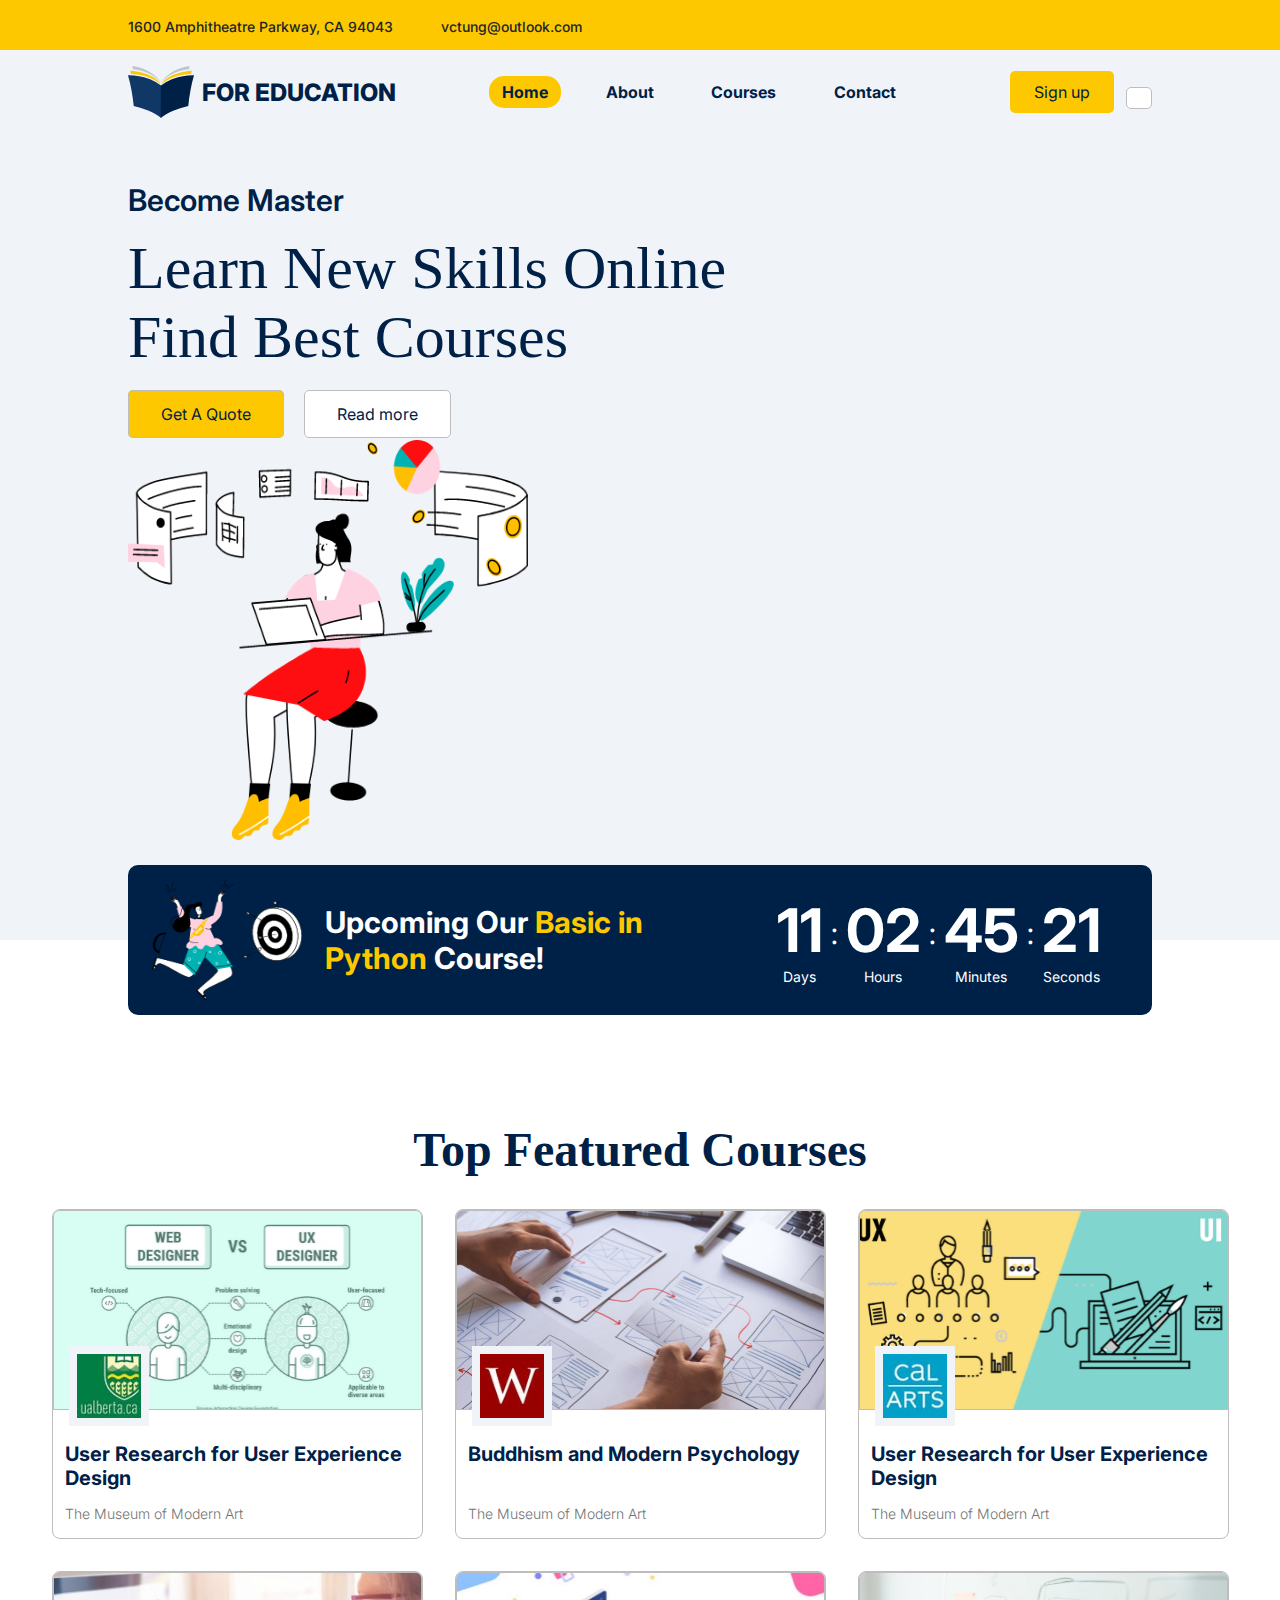
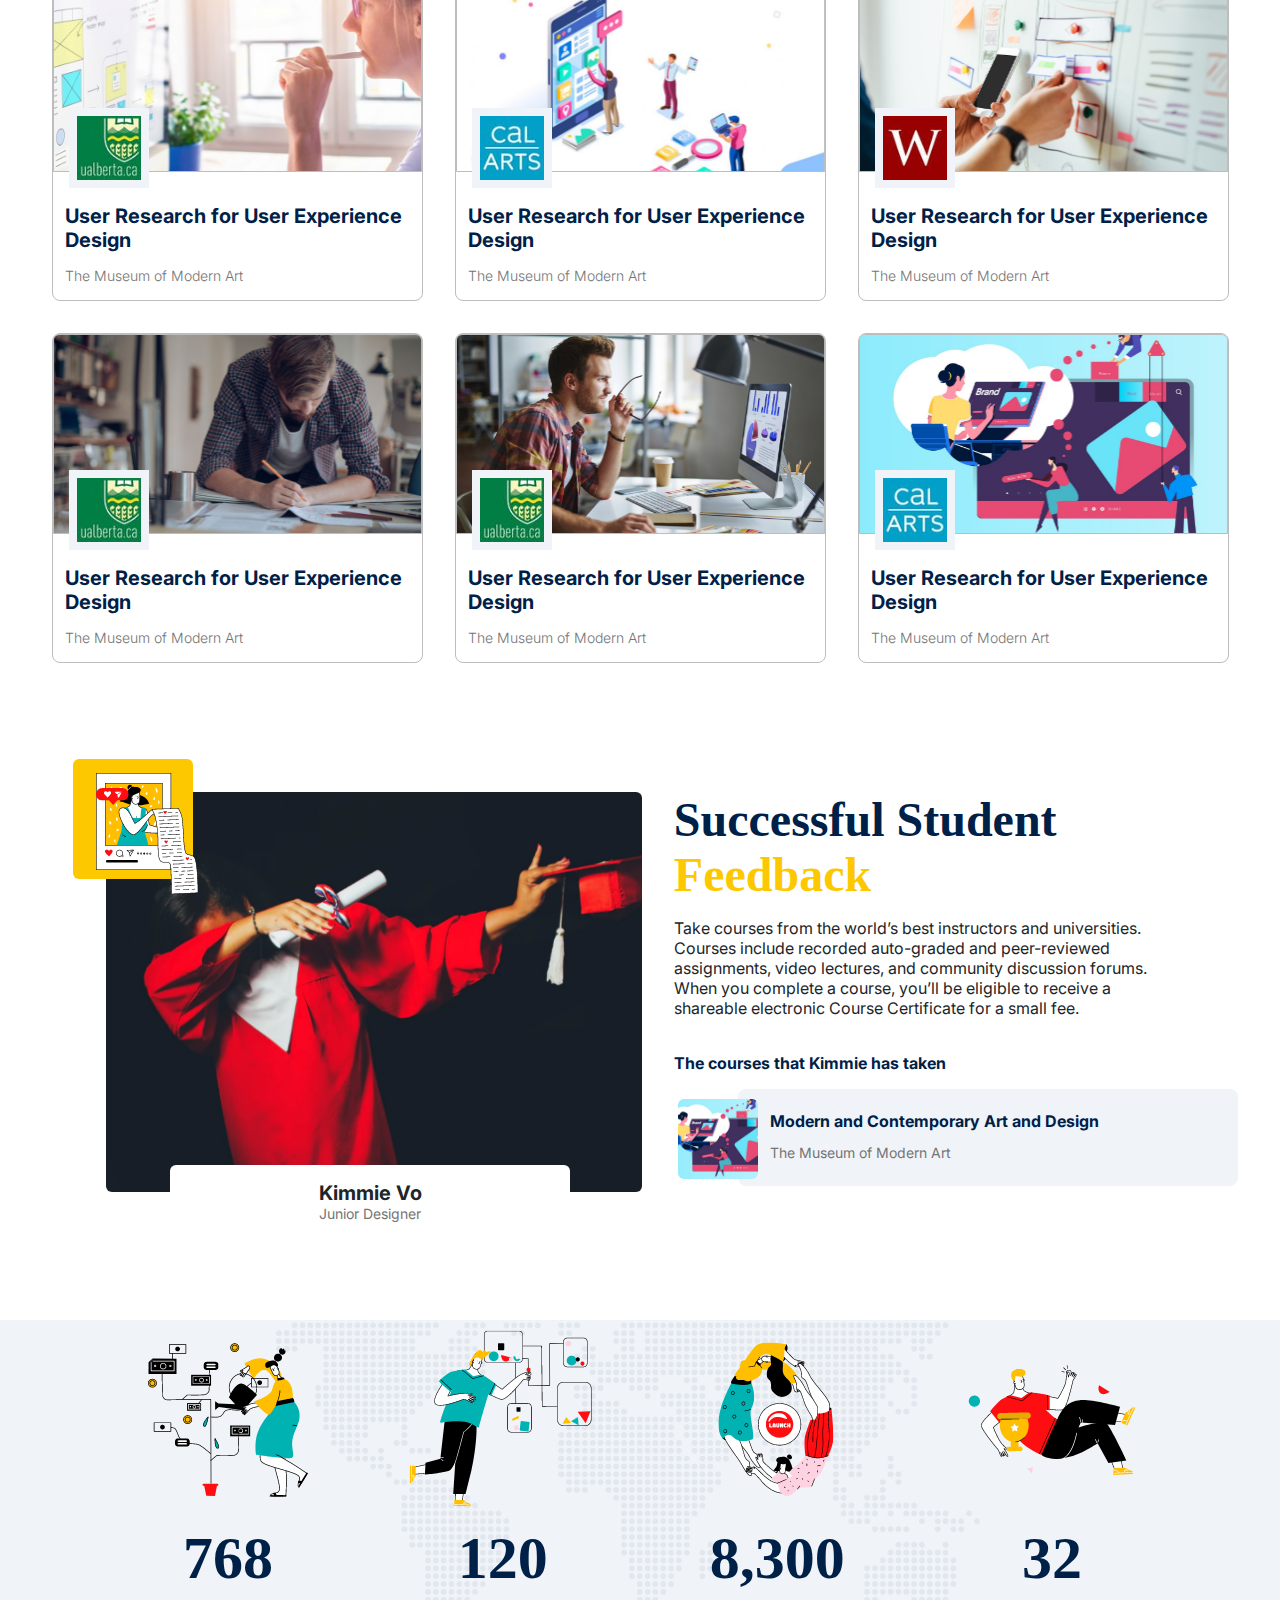
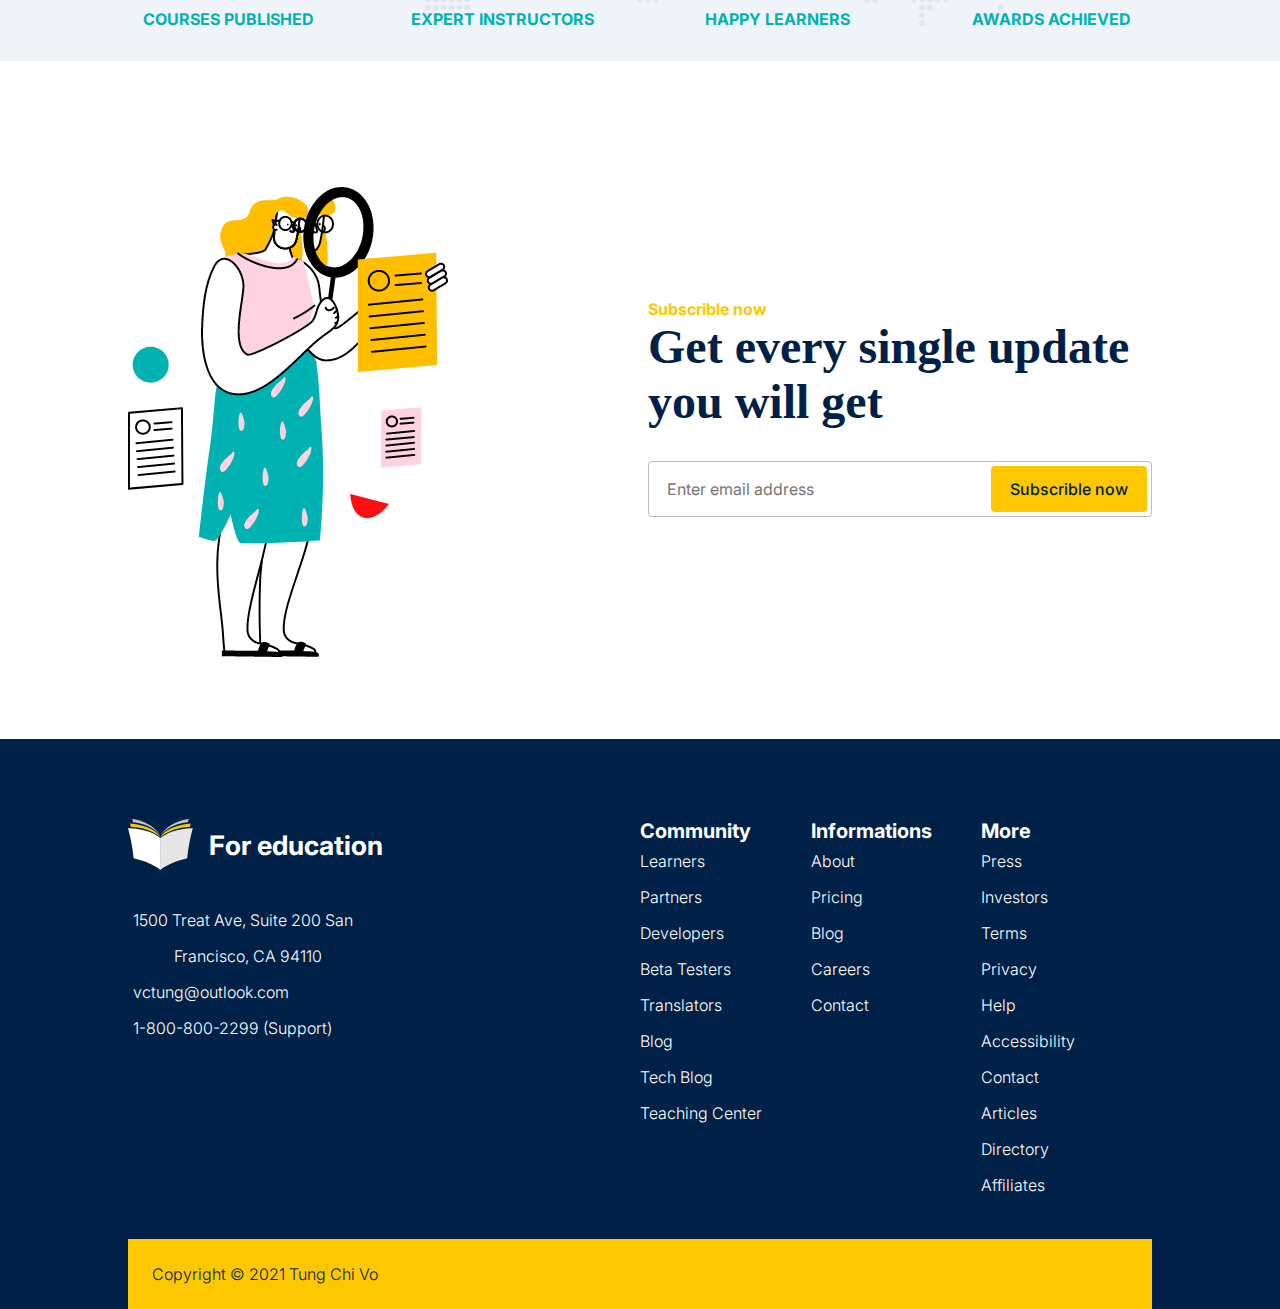
<file: index.html>
<!DOCTYPE html>
<html lang="en">

<head>
    <meta charset="UTF-8">
    <meta name="viewport" content="width=device-width, initial-scale=1.0">
    <title>EDUCATION</title>
    <link rel="icon" href="./img/logo.png">
    <!-- font google -->
    <link rel="preconnect" href="https://fonts.googleapis.com">
    <link rel="preconnect" href="https://fonts.gstatic.com" crossorigin>
    <link href="https://fonts.googleapis.com/css2?family=Inter:wght@100;200;300;400;500;600;700;800&display=swap"
        rel="stylesheet">
    <!-- fontawesome icons lib css -->
    <link rel="stylesheet" href="https://site-assets.fontawesome.com/releases/v6.4.2/css/all.css">
    <link rel="stylesheet" href="https://site-assets.fontawesome.com/releases/v6.4.2/css/sharp-solid.css">
    <link rel="stylesheet" href="https://site-assets.fontawesome.com/releases/v6.4.2/css/sharp-regular.css">
    <link rel="stylesheet" href="https://site-assets.fontawesome.com/releases/v6.4.2/css/sharp-light.css">


    <link rel="stylesheet" href="./css/main.css">
</head>

<body>
    <!-- start header -->
    <header>
        <!-- start head -->
        <div class="head">
            <div class="container">
                <div class="contect">
                    <a href=""><i class="fa-solid fa-location-dot"></i>
                        1600 Amphitheatre Parkway, CA 94043</a>
                    <a href=""><i class="fa-solid fa-envelope"></i>
                        vctung@outlook.com</a>
                </div>
                <div class="social">
                    <a href=""><i class="fa-brands fa-facebook-f"></i></a>
                    <a href=""><i class="fa-brands fa-pinterest"></i></a>
                    <a href=""><i class="fa-brands fa-twitter"></i></a>
                    <a href=""><i class="fa-brands fa-instagram"></i></a>
                </div>
            </div>
        </div>
        <!-- end head -->
        <!-- start header -->
        <div class="brand">
            <div class="container">
                <div class="logo">
                    <img src="./img/logo.png" alt="logo">
                    <h3>For education</h3>
                </div>
                <i class="fa-solid fa-bars"></i>
                <nav>
                    <a href="./index.html" class="active">Home</a>
                    <a href="./detail.html">About</a>
                    <a href="./courses.html">Courses</a>
                    <a href="#contact">Contact</a>
                </nav>
                <div>
                    <form action="">
                        <button class="click-sign">Sign up</button>
                        <button class="click-serch"><i class="fa-sharp fa-regular fa-magnifying-glass"></i></button>
                    </form>
                </div>
            </div>
        </div>
        <!-- end header -->
    </header>
    <main>
        <div class="container">
            <div class="about-Courses">
                <h3>Become Master</h3>
                <p>Learn New Skills Online Find Best Courses</p>
                <div class="about-link">
                    <a href="#" class="quote-link">Get A Quote</a>
                    <a href="#">Read more</a>
                </div>
            </div>
            <div class="about-pic">
                <img src="./img/Analytic.png" alt="">
            </div>
        </div>
    </main>
    <div class="ads-box">
        <img src="./img/Success.png" class="ads-pic1" alt="ads-pic">
        <h2>Upcoming Our <span>Basic in Python</span> Course!</h2>

        <div class="timing">
            <div>
                <h4>11</h4>
                <span>Days</span>
            </div>
            <h6>:</h6>
            <div>
                <h4>02</h4>
                <span>Hours</span>
            </div>
            <h6>:</h6>
            <div>
                <h4>45</h4>
                <span>Minutes</span>
            </div>
            <h6>:</h6>
            <div>
                <h4>21</h4>
                <span>Seconds</span>
            </div>
        </div>

    </div>
    <section class="cards">
        <div class="container">
            <h2>Top Featured Courses</h2>
            <div class="cards-coirses">
                <div class="card card1">
                    <img src="./img/card1.png" class="pic1" alt="card">
                    <img src="./img/course1.png" class="min-pic1" alt="course">
                    <h4>User Research for User Experience Design</h4>
                    <h6>The Museum of Modern Art</h6>
                </div>
                <div class="card card2">
                    <img src="./img/card2.png" class="pic1" alt="card">
                    <img src="./img/course2.png" class="min-pic1" alt="course">
                    <h4>Buddhism and Modern Psychology</h4>
                    <h6>The Museum of Modern Art</h6>
                </div>
                <div class="card card1">
                    <img src="./img/card3.png" class="pic1" alt="card">
                    <img src="./img/course3.png" class="min-pic1" alt="course">
                    <h4>User Research for User Experience Design</h4>
                    <h6>The Museum of Modern Art</h6>
                </div>
                <div class="card card1">
                    <img src="./img/card4.png" class="pic1" alt="card">
                    <img src="./img/course1.png" class="min-pic1" alt="course">
                    <h4>User Research for User Experience Design</h4>
                    <h6>The Museum of Modern Art</h6>
                </div>
                <div class="card card1">
                    <img src="./img/card5.png" class="pic1" alt="card">
                    <img src="./img/course3.png" class="min-pic1" alt="course">
                    <h4>User Research for User Experience Design</h4>
                    <h6>The Museum of Modern Art</h6>
                </div>
                <div class="card card1">
                    <img src="./img/card6.png" class="pic1" alt="card">
                    <img src="./img/course2.png" class="min-pic1" alt="course">
                    <h4>User Research for User Experience Design</h4>
                    <h6>The Museum of Modern Art</h6>
                </div>
                <div class="card card1">
                    <img src="./img/card7.png" class="pic1" alt="card">
                    <img src="./img/course1.png" class="min-pic1" alt="course">
                    <h4>User Research for User Experience Design</h4>
                    <h6>The Museum of Modern Art</h6>
                </div>
                <div class="card card1">
                    <img src="./img/card8.png" class="pic1" alt="card">
                    <img src="./img/course1.png" class="min-pic1" alt="course">
                    <h4>User Research for User Experience Design</h4>
                    <h6>The Museum of Modern Art</h6>
                </div>
                <div class="card card1">
                    <img src="./img/card9.png" class="pic1" alt="card">
                    <img src="./img/course3.png" class="min-pic1" alt="course">
                    <h4>User Research for User Experience Design</h4>
                    <h6>The Museum of Modern Art</h6>
                </div>

            </div>

        </div>
    </section>
    <section class="Feedback">
        <div class="container">
            <div class="pic-Feedback">
                <img src="./img/img-feedback.png" class="img1" alt="Feedback-pic">
                <div class="bg-top">
                    <img src="./img/top-pic.png" alt="pic">
                </div>
                <div class="bg-bot">
                    <h4>Kimmie Vo</h4>
                    <h5>Junior Designer</h5>
                </div>


            </div>
            <div class="text-Feedback">
                <h2>Successful Student <span>Feedback</span></h2>
                <p>Take courses from the world’s best instructors and universities. Courses include recorded auto-graded
                    and peer-reviewed assignments, video lectures, and community discussion forums. When you complete a
                    course, you’ll be eligible to receive a shareable electronic Course Certificate for a small fee.</p>
                <h5>The courses that Kimmie has taken</h5>
                <div class="Modern-Art">
                    <img src="./img/modren-art.png" class="img-modren" alt="art">
                    <h5>Modern and Contemporary Art and Design</h5>
                    <h6>The Museum of Modern Art</h6>
                </div>
            </div>
        </div>
    </section>
    <section class="Statistic-number">
        <div class="container">
            <div class="stat-num">
                <img src="./img/stat-num1.png" alt="pic1">
                <h2>768</h2>
                <h5>COURSES PUBLISHED</h5>
            </div>
            <div class="stat-num">
                <img src="./img/stat-num2.png" alt="pic2">
                <h2>120</h2>
                <h5>EXPERT INSTRUCTORS</h5>
            </div>
            <div class="stat-num">
                <img src="./img/stat-num3.png" alt="pic3">
                <h2>8,300</h2>
                <h5>HAPPY LEARNERS</h5>
            </div>
            <div class="stat-num">
                <img src="./img/stat-num4.png" alt="pic4">
                <h2>32</h2>
                <h5>AWARDS ACHIEVED</h5>
            </div>
        </div>
    </section>
    <section class="subscribe">
        <div class="container">
            <div class="img-subscribe">
                <img src="./img/Сharacter.png" alt="pic-char">
            </div>
            <div class="text-subscribe">
                <h6>Subscrible now</h6>
                <h2>Get every single update you will get</h2>
                <form action="">
                    <div class="box-input">
                        <div class="">
                            <i class="fa-solid fa-envelope"></i>
                            <input type="email" name="mail" placeholder="Enter email address">
                        </div>
                        <div>
                            <form action="">

                                <button type="submit">Subscrible now</button></div>
                            </form>
                    </div>
                </form>
            </div>
        </div>
    </section>
    
    <footer>
        <div class="container">
            <div class="contact" id="contact">
                <div class="logo-footer">
                    <img src="./img/Group 8.png" alt="logo-footer">
                    <h3>For education</h3>
                </div>
                <ul>
                    <li class="loca"><i class="fa-solid fa-location-dot"></i>
                        <a href="#" class="loca"> 1500 Treat Ave, Suite 200
                            San Francisco, CA 94110</a>
                    </li>
                    <li><i class="fa-solid fa-envelope"></i>
                        <a href="#">vctung@outlook.com</a>
                    </li>
                    <li><i class="fa-solid fa-phone"></i>
                        <a href="#">1-800-800-2299 (Support)</a>
                    </li>
                </ul>
            </div>
            <div class="community">
                <h4>Community</h4>
                <ul>
                    <li>
                        <a href="#">Learners</a>
                    </li>
                    <li>
                        <a href="#">Partners</a>
                    </li>
                    <li>
                        <a href="#">Developers</a>
                    </li>
                    <li>
                        <a href="#">Beta Testers</a>
                    </li>
                    <li>
                        <a href="#">Translators</a>
                    </li>
                    <li>
                        <a href="#">Blog</a>
                    </li>
                    <li>
                        <a href="#">Tech Blog</a>
                    </li>
                    <li>
                        <a href="#">Teaching Center</a>
                    </li>
                </ul>
            </div>
            <div class="Informations">
                <h4>Informations</h4>
                <ul>
                    <li><a href="#">About</a></li>
                    <li><a href="#">Pricing</a></li>
                    <li><a href="#">Blog</a></li>
                    <li><a href="#">Careers</a></li>
                    <li><a href="#">Contact</a></li>
                </ul>
            </div>
            <div class="More">
                <h4>More</h4>
                <ul>
                    <li><a href="#">Press</a></li>
                    <li><a href="#">Investors</a></li>
                    <li><a href="#">Terms</a></li>
                    <li><a href="#">Privacy</a></li>
                    <li><a href="#">Help</a></li>
                    <li><a href="#">Accessibility</a></li>
                    <li><a href="#">Contact</a></li>
                    <li><a href="#">Articles</a></li>
                    <li><a href="#">Directory</a></li>
                    <li><a href="#">Affiliates</a></li>
                </ul>
            </div>
        </div>
            
    <div class="box-Copyright">
        <h6>Copyright &copy; 2021 Tung Chi Vo</h6>
    <div class="social">
        <a href=""><i class="fa-brands fa-facebook-f"></i></a>
        <a href=""><i class="fa-brands fa-pinterest"></i></a>
        <a href=""><i class="fa-brands fa-twitter"></i></a>
        <a href=""><i class="fa-brands fa-instagram"></i></a>
    </div>
</div>
    </footer>
</body>

</html>
</file>
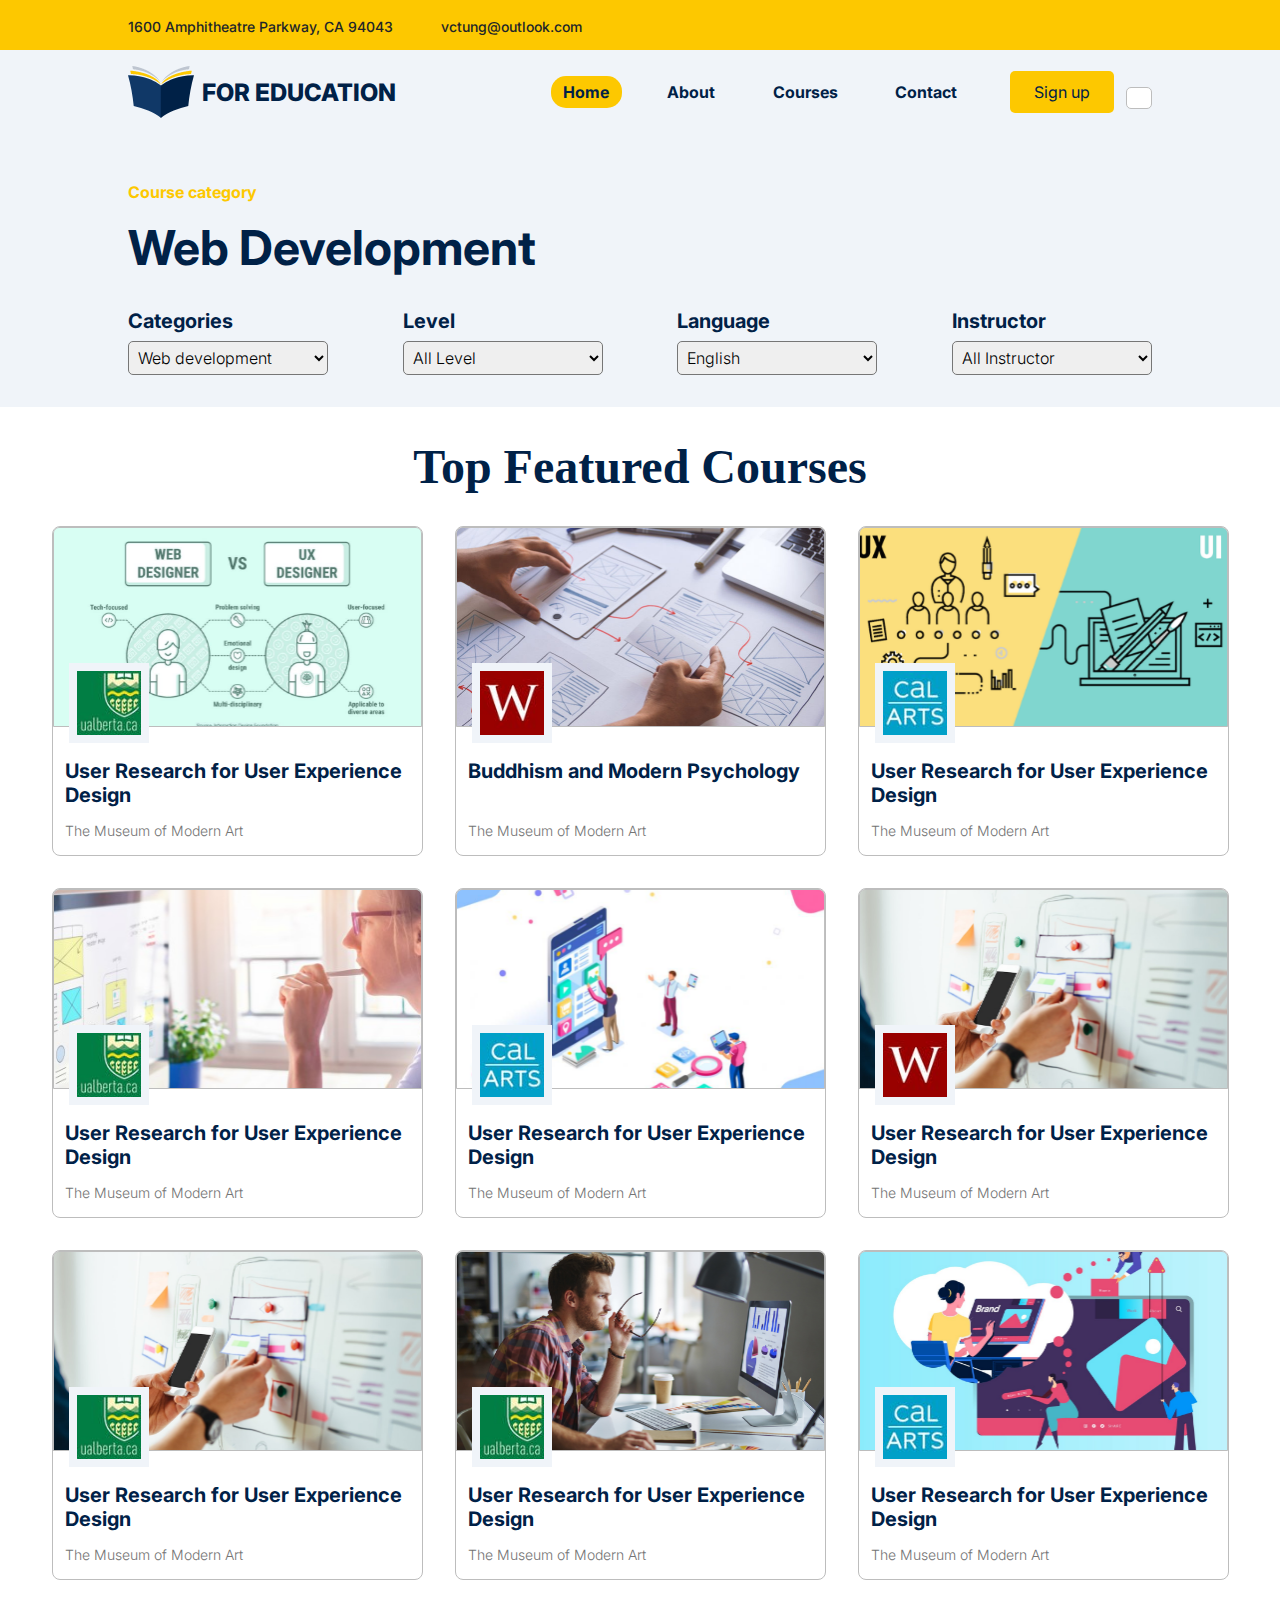
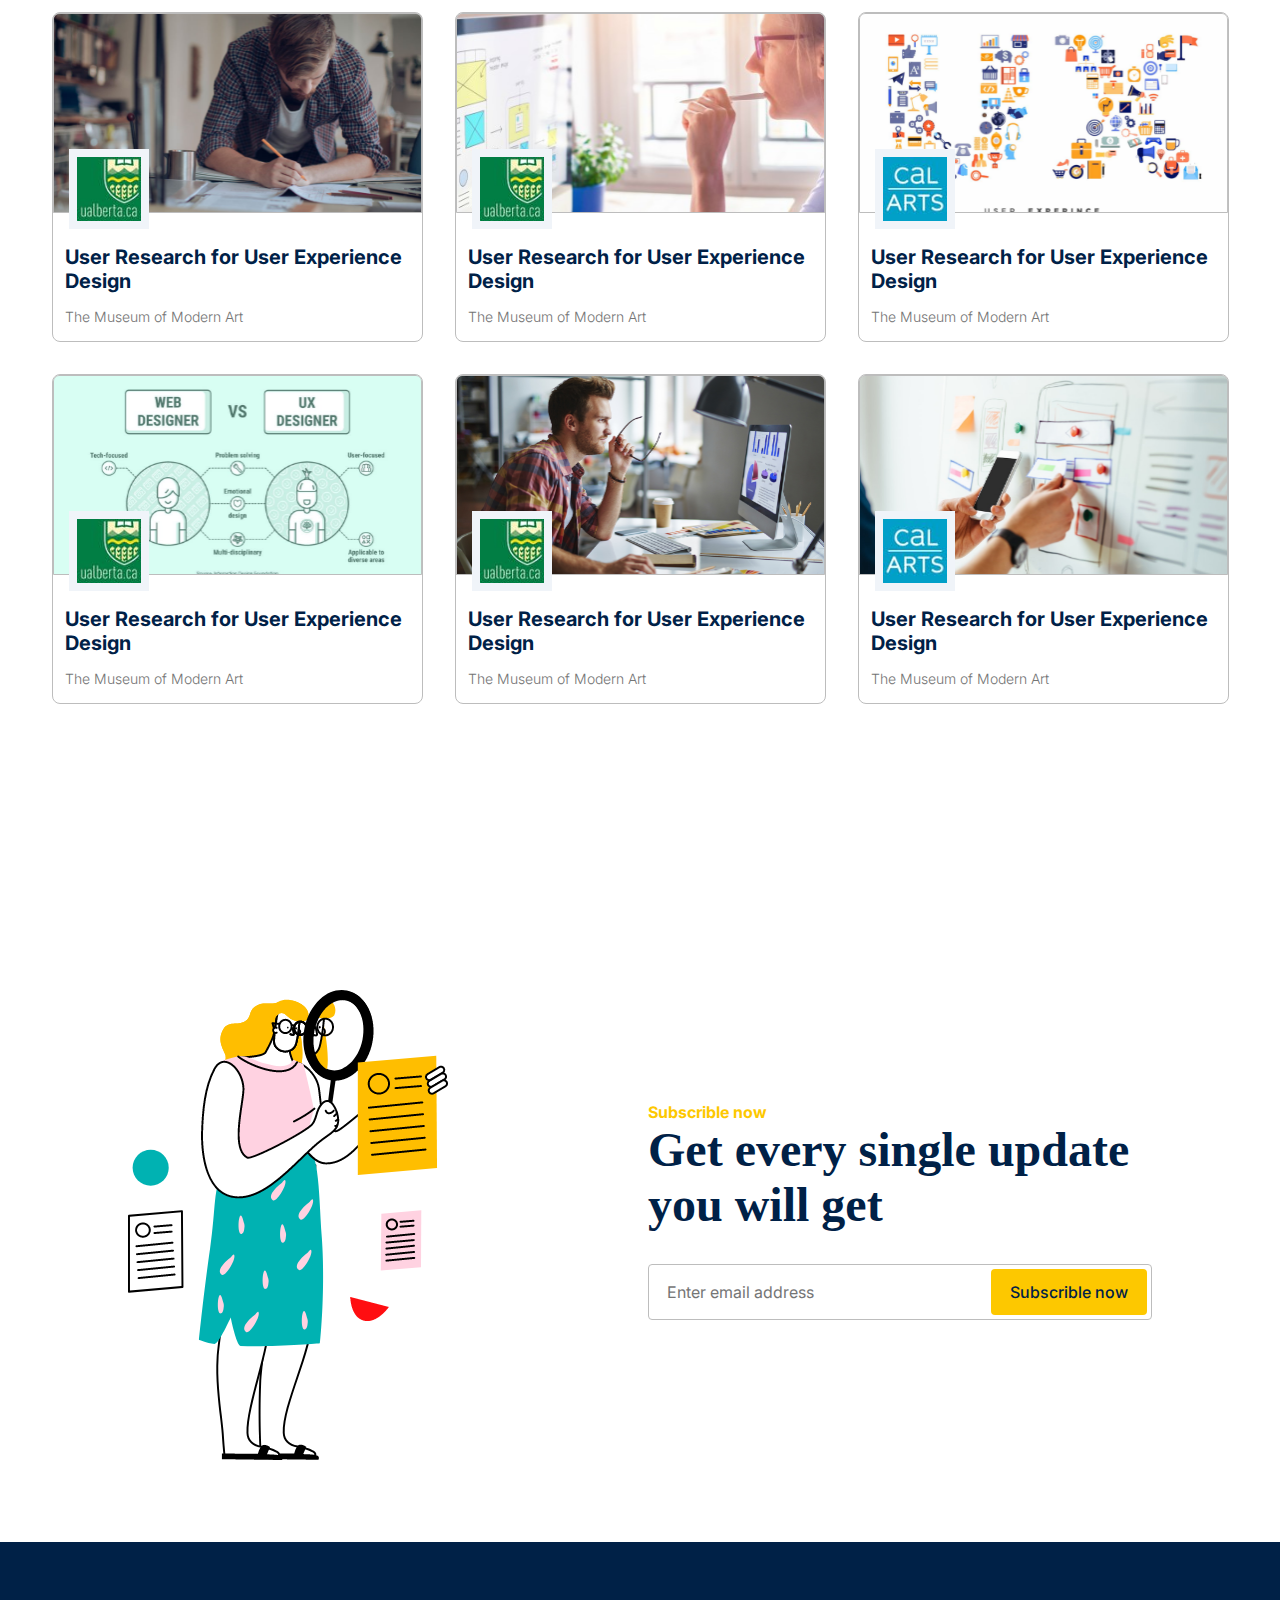
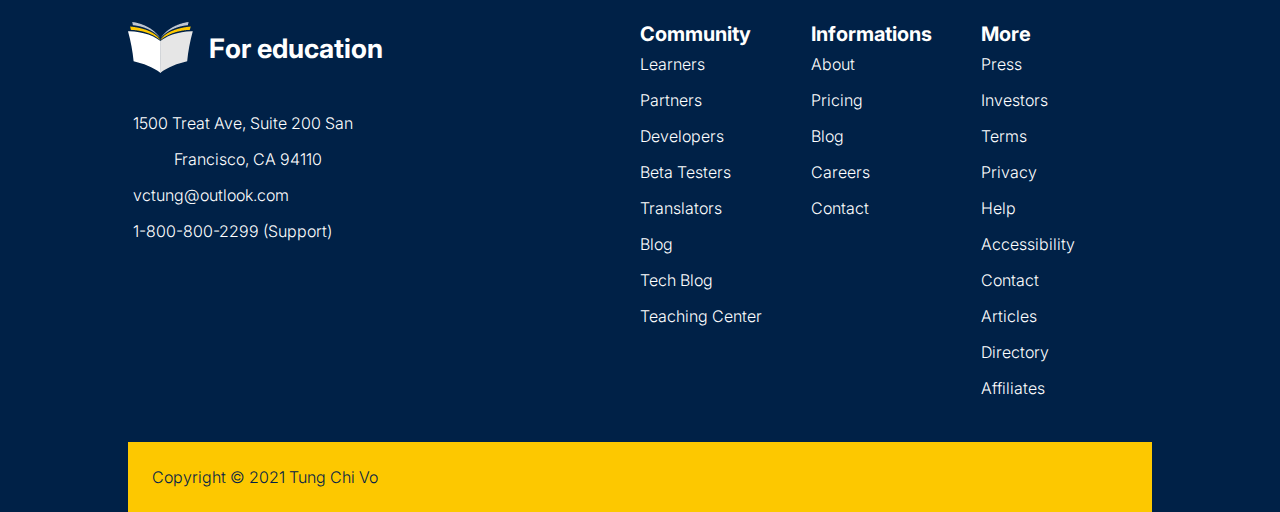
<file: courses.html>
<!DOCTYPE html>
<html lang="en">

<head>
    <meta charset="UTF-8">
    <meta name="viewport" content="width=device-width, initial-scale=1.0">
    <title>Courses</title>
    <!-- font google -->
    <link rel="preconnect" href="https://fonts.googleapis.com">
    <link rel="preconnect" href="https://fonts.gstatic.com" crossorigin>
    <link href="https://fonts.googleapis.com/css2?family=Inter:wght@100;200;300;400;500;600;700;800&display=swap"
        rel="stylesheet">
    <!-- fontawesome icons lib css -->
    <link rel="stylesheet" href="https://site-assets.fontawesome.com/releases/v6.4.2/css/all.css">
    <link rel="stylesheet" href="https://site-assets.fontawesome.com/releases/v6.4.2/css/sharp-solid.css">
    <link rel="stylesheet" href="https://site-assets.fontawesome.com/releases/v6.4.2/css/sharp-regular.css">
    <link rel="stylesheet" href="https://site-assets.fontawesome.com/releases/v6.4.2/css/sharp-light.css">

    <link rel="stylesheet" href="./css/main.css">
</head>

<body>
    <header>
        <!-- start head -->
        <div class="head">
            <div class="container">
                <div class="contect">
                    <a href=""><i class="fa-solid fa-location-dot"></i>
                        1600 Amphitheatre Parkway, CA 94043</a>
                    <a href=""><i class="fa-solid fa-envelope"></i>
                        vctung@outlook.com</a>
                </div>
                <div class="social">
                    <a href=""><i class="fa-brands fa-facebook-f"></i></a>
                    <a href=""><i class="fa-brands fa-pinterest"></i></a>
                    <a href=""><i class="fa-brands fa-twitter"></i></a>
                    <a href=""><i class="fa-brands fa-instagram"></i></a>
                </div>
            </div>
        </div>
        <!-- end head -->
        <!-- start header -->
        <div class="brand">
            <div class="container">
                <div class="logo">
                    <img src="./img/logo.png" alt="logo">
                    <h3>For education</h3>
                </div>
                <i class="fa-solid fa-bars"></i>
                <nav>
                    <a href="./index.html" class="active">Home</a>
                    <a href="./detail.html">About</a>
                    <a href="./courses.html">Courses</a>
                    <a href="#contact">Contact</a>
                    <div>
                        <button class="click-sign">Sign up</button>
                        <button class="click-serch"><i class="fa-sharp fa-regular fa-magnifying-glass"></i></button>
                    </div>
                </nav>
            </div>
        </div>
    </header>
    <!-- end header -->
    <section class="courses">
        <div class="container">
            <div class="">
                <h6>Course category</h6>
                <h1>Web Development</h1>
            </div>
            <form action="">
               <div class="slec-coures">
                <label for="">Categories</label>
                <select name="" id="">
                    <option selected disabled value="1">Web development</option>
                    <option value="2">01</option>
                    <option value="3">02</option>
                </select>
               </div>

               <div class="slec-coures">
                <label for="">Level</label>
                <select name="" id="">
                    <option selected disabled value="1">All Level</option>
                    <option value="2">01</option>
                    <option value="3">02</option>
                </select>
               </div>

                <div class="slec-coures">
                    <label for="">Language</label>
                <select name="" id="">
                    <option selected disabled value="1">English</option>
                    <option value="2">01</option>
                    <option value="3">02</option>
                </select>
                </div>

               <div class="slec-coures">
                <label for="">Instructor</label>
                <select name="" id="">
                    <option selected disabled value="1">All Instructor</option>
                    <option value="2">01</option>
                    <option value="3">02</option>
                </select>
               </div>
            </form>
        </div>
    </section>
    <!-- start cards -->
    <section class="cards">
        <div class="container">
            <h2>Top Featured Courses</h2>
            <div class="cards-coirses">
                <div class="card card1">
                    <img src="./img/card1.png" class="pic1" alt="card">
                    <img src="./img/course1.png" class="min-pic1" alt="course">
                    <h4>User Research for User Experience Design</h4>
                    <h6>The Museum of Modern Art</h6>
                </div>
                <div class="card card2">
                    <img src="./img/card2.png" class="pic1" alt="card">
                    <img src="./img/course2.png" class="min-pic1" alt="course">
                    <h4>Buddhism and Modern Psychology</h4>
                    <h6>The Museum of Modern Art</h6>
                </div>
                <div class="card card3">
                    <img src="./img/card3.png" class="pic1" alt="card">
                    <img src="./img/course3.png" class="min-pic1" alt="course">
                    <h4>User Research for User Experience Design</h4>
                    <h6>The Museum of Modern Art</h6>
                </div>
                <div class="card card4">
                    <img src="./img/card4.png" class="pic1" alt="card">
                    <img src="./img/course1.png" class="min-pic1" alt="course">
                    <h4>User Research for User Experience Design</h4>
                    <h6>The Museum of Modern Art</h6>
                </div>
                <div class="card card5">
                    <img src="./img/card5.png" class="pic1" alt="card">
                    <img src="./img/course3.png" class="min-pic1" alt="course">
                    <h4>User Research for User Experience Design</h4>
                    <h6>The Museum of Modern Art</h6>
                </div>
                <div class="card card6">
                    <img src="./img/card6.png" class="pic1" alt="card">
                    <img src="./img/course2.png" class="min-pic1" alt="course">
                    <h4>User Research for User Experience Design</h4>
                    <h6>The Museum of Modern Art</h6>
                </div>
                <div class="card card7">
                    <img src="./img/card6.png" class="pic1" alt="card">
                    <img src="./img/course1.png" class="min-pic1" alt="course">
                    <h4>User Research for User Experience Design</h4>
                    <h6>The Museum of Modern Art</h6>
                </div>
                <div class="card card8">
                    <img src="./img/card8.png" class="pic1" alt="card">
                    <img src="./img/course1.png" class="min-pic1" alt="course">
                    <h4>User Research for User Experience Design</h4>
                    <h6>The Museum of Modern Art</h6>
                </div>
                <div class="card card9">
                    <img src="./img/card9.png" class="pic1" alt="card">
                    <img src="./img/course3.png" class="min-pic1" alt="course">
                    <h4>User Research for User Experience Design</h4>
                    <h6>The Museum of Modern Art</h6>
                </div>
                <div class="card card10">
                    <img src="./img/card7.png" class="pic1" alt="card">
                    <img src="./img/course1.png" class="min-pic1" alt="course">
                    <h4>User Research for User Experience Design</h4>
                    <h6>The Museum of Modern Art</h6>
                </div>
                <div class="card card11">
                    <img src="./img/card4.png" class="pic1" alt="card">
                    <img src="./img/course1.png" class="min-pic1" alt="course">
                    <h4>User Research for User Experience Design</h4>
                    <h6>The Museum of Modern Art</h6>
                </div>
                <div class="card card12">
                    <img src="./img/card10.png" class="pic1" alt="card">
                    <img src="./img/course3.png" class="min-pic1" alt="course">
                    <h4>User Research for User Experience Design</h4>
                    <h6>The Museum of Modern Art</h6>
                </div>
                <div class="card card13">
                    <img src="./img/card1.png" class="pic1" alt="card">
                    <img src="./img/course1.png" class="min-pic1" alt="course">
                    <h4>User Research for User Experience Design</h4>
                    <h6>The Museum of Modern Art</h6>
                </div>
                <div class="card card14">
                    <img src="./img/card8.png" class="pic1" alt="card">
                    <img src="./img/course1.png" class="min-pic1" alt="course">
                    <h4>User Research for User Experience Design</h4>
                    <h6>The Museum of Modern Art</h6>
                </div>
                <div class="card card15">
                    <img src="./img/card6.png" class="pic1" alt="card">
                    <img src="./img/course3.png" class="min-pic1" alt="course">
                    <h4>User Research for User Experience Design</h4>
                    <h6>The Museum of Modern Art</h6>
                </div>
            </div>

        </div>
    </section>
    <!-- end cards -->
    <!-- start sub -->
    <section class="subscribe">
        <div class="container">
            <div class="img-subscribe">
                <img src="./img/Сharacter.png" alt="pic-char">
            </div>
            <div class="text-subscribe">
                <h6>Subscrible now</h6>
                <h2>Get every single update you will get</h2>
                <form action="">
                    <div class="box-input">
                        <div class="">
                            <i class="fa-solid fa-envelope"></i>
                            <input type="email" name="mail" placeholder="Enter email address">
                        </div>
                        <div>
                            <form action="">

                                <button type="submit">Subscrible now</button></div>
                            </form>
                    </div>
                </form>
            </div>
        </div>
    </section>
    <!-- end sub -->
    <!-- start footer -->
    <footer>
        <div class="container">
            <div class="contact" id="contact">
                <div class="logo-footer">
                    <img src="./img/Group 8.png" alt="logo-footer">
                    <h3>For education</h3>
                </div>
                <ul>
                    <li class="loca"><i class="fa-solid fa-location-dot"></i>
                        <a href="#" class="loca"> 1500 Treat Ave, Suite 200
                            San Francisco, CA 94110</a>
                    </li>
                    <li><i class="fa-solid fa-envelope"></i>
                        <a href="#">vctung@outlook.com</a>
                    </li>
                    <li><i class="fa-solid fa-phone"></i>
                        <a href="#">1-800-800-2299 (Support)</a>
                    </li>
                </ul>
            </div>
            <div class="community">
                <h4>Community</h4>
                <ul>
                    <li>
                        <a href="#">Learners</a>
                    </li>
                    <li>
                        <a href="#">Partners</a>
                    </li>
                    <li>
                        <a href="#">Developers</a>
                    </li>
                    <li>
                        <a href="#">Beta Testers</a>
                    </li>
                    <li>
                        <a href="#">Translators</a>
                    </li>
                    <li>
                        <a href="#">Blog</a>
                    </li>
                    <li>
                        <a href="#">Tech Blog</a>
                    </li>
                    <li>
                        <a href="#">Teaching Center</a>
                    </li>
                </ul>
            </div>
            <div class="Informations">
                <h4>Informations</h4>
                <ul>
                    <li><a href="#">About</a></li>
                    <li><a href="#">Pricing</a></li>
                    <li><a href="#">Blog</a></li>
                    <li><a href="#">Careers</a></li>
                    <li><a href="#">Contact</a></li>
                </ul>
            </div>
            <div class="More">
                <h4>More</h4>
                <ul>
                    <li><a href="#">Press</a></li>
                    <li><a href="#">Investors</a></li>
                    <li><a href="#">Terms</a></li>
                    <li><a href="#">Privacy</a></li>
                    <li><a href="#">Help</a></li>
                    <li><a href="#">Accessibility</a></li>
                    <li><a href="#">Contact</a></li>
                    <li><a href="#">Articles</a></li>
                    <li><a href="#">Directory</a></li>
                    <li><a href="#">Affiliates</a></li>
                </ul>
            </div>
        </div>
        <div class="box-Copyright">
            <h6>Copyright © 2021 Tung Chi Vo</h6>
            <div class="social">
                <a href=""><i class="fa-brands fa-facebook-f"></i></a>
                <a href=""><i class="fa-brands fa-pinterest"></i></a>
                <a href=""><i class="fa-brands fa-twitter"></i></a>
                <a href=""><i class="fa-brands fa-instagram"></i></a>
            </div>
    </footer>
    <!-- end footer -->
</body>

</html>
</file>
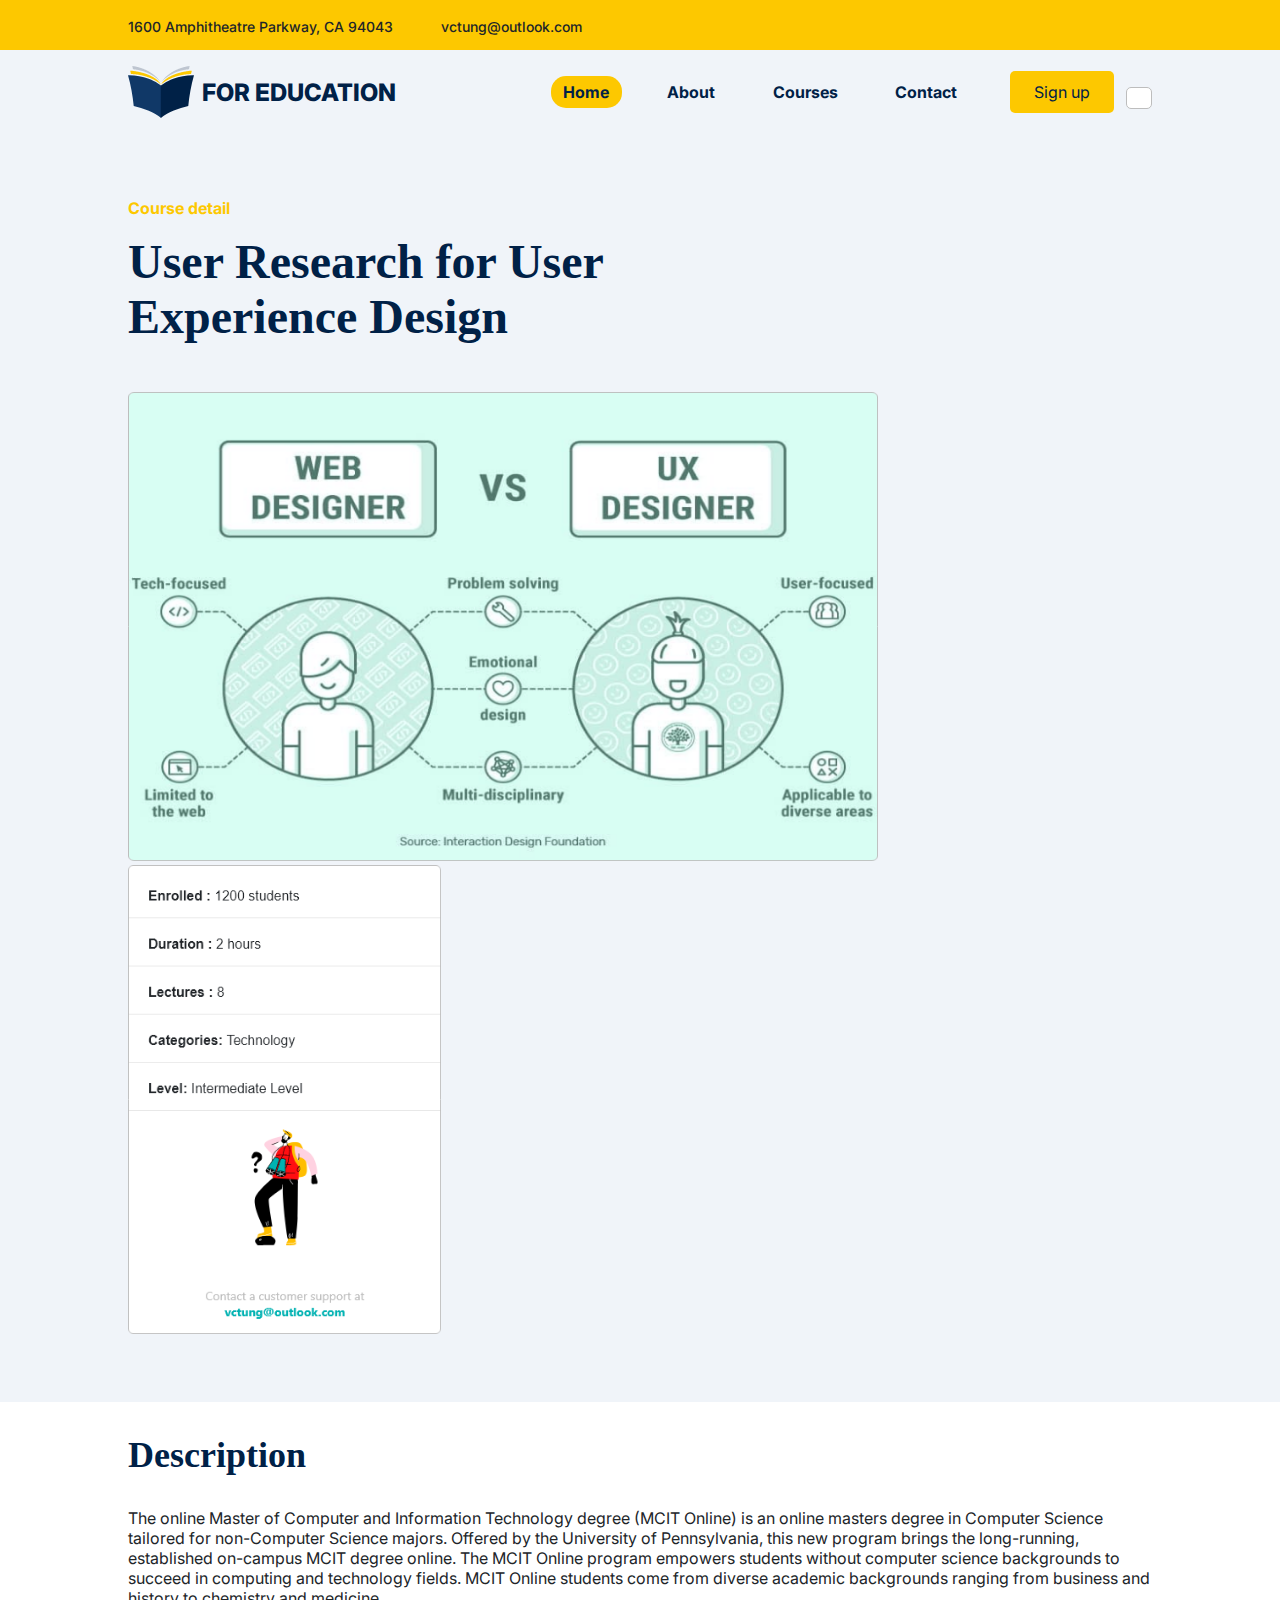
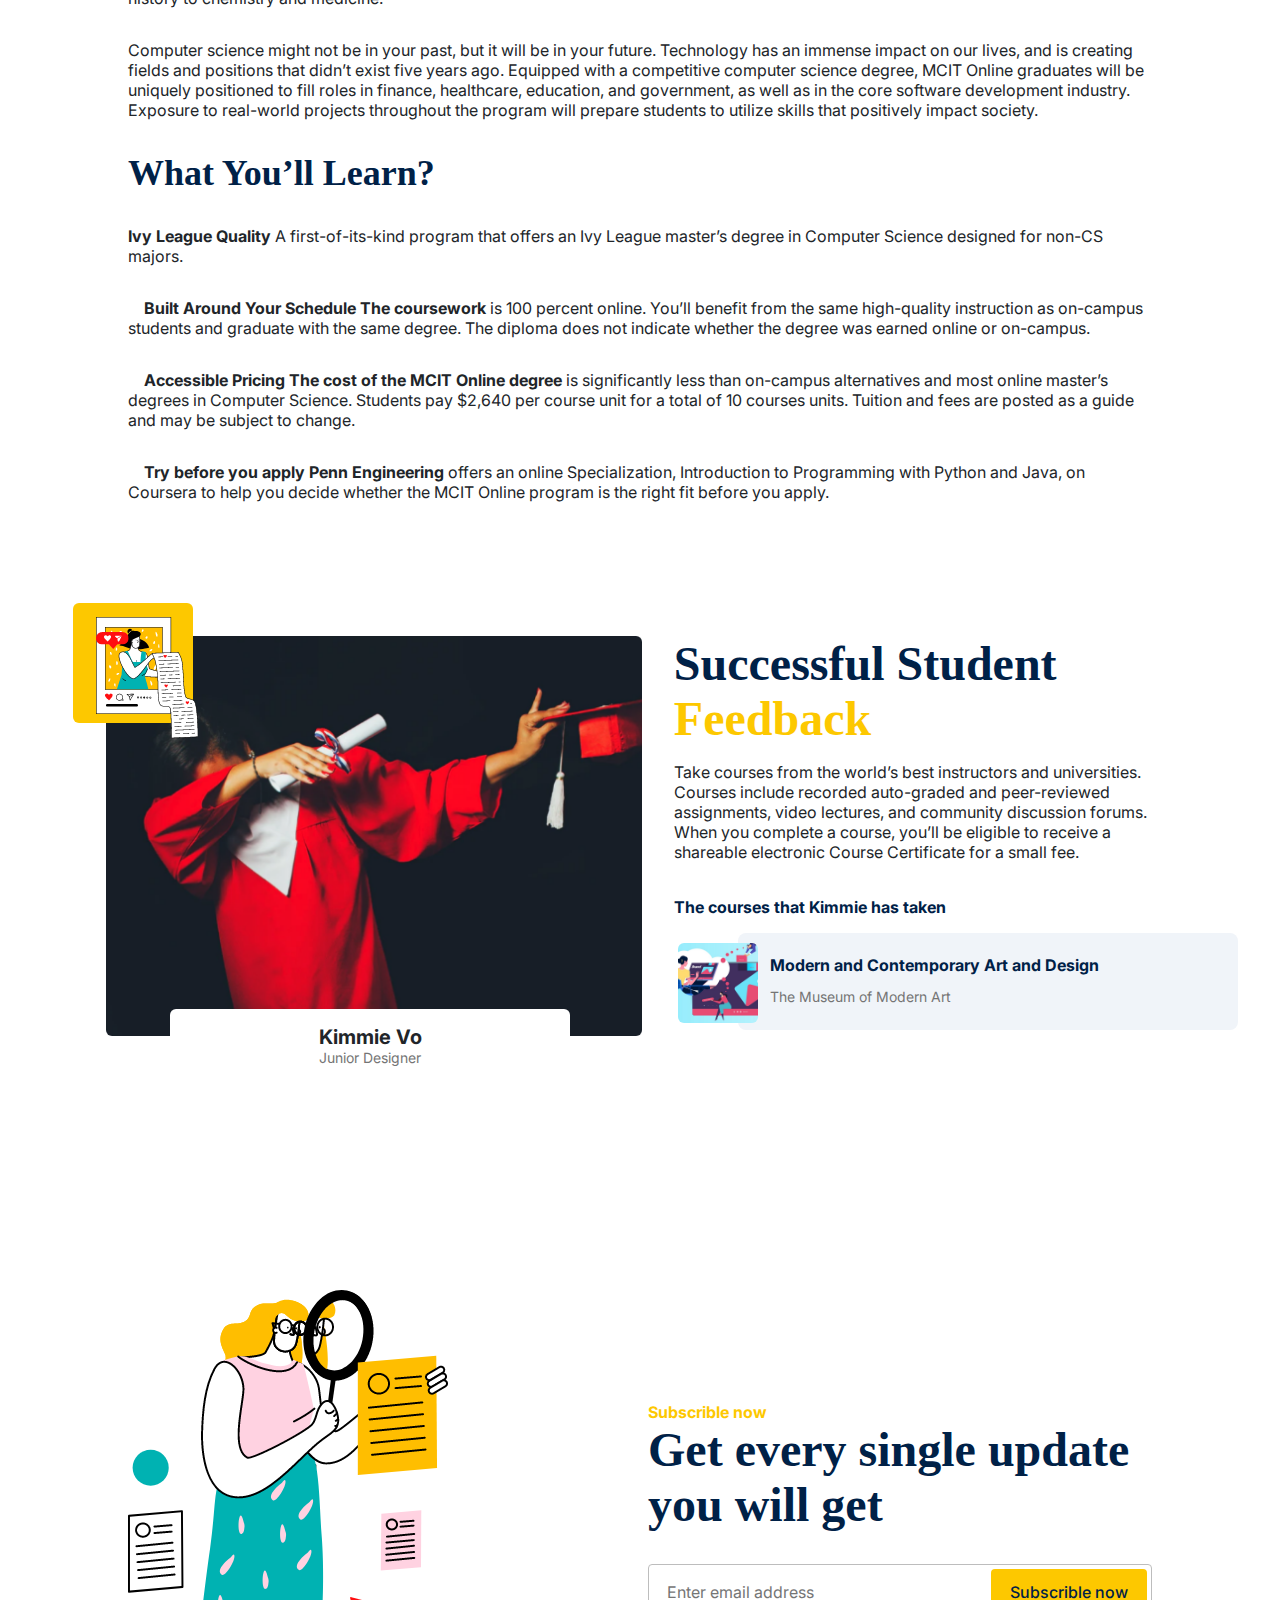
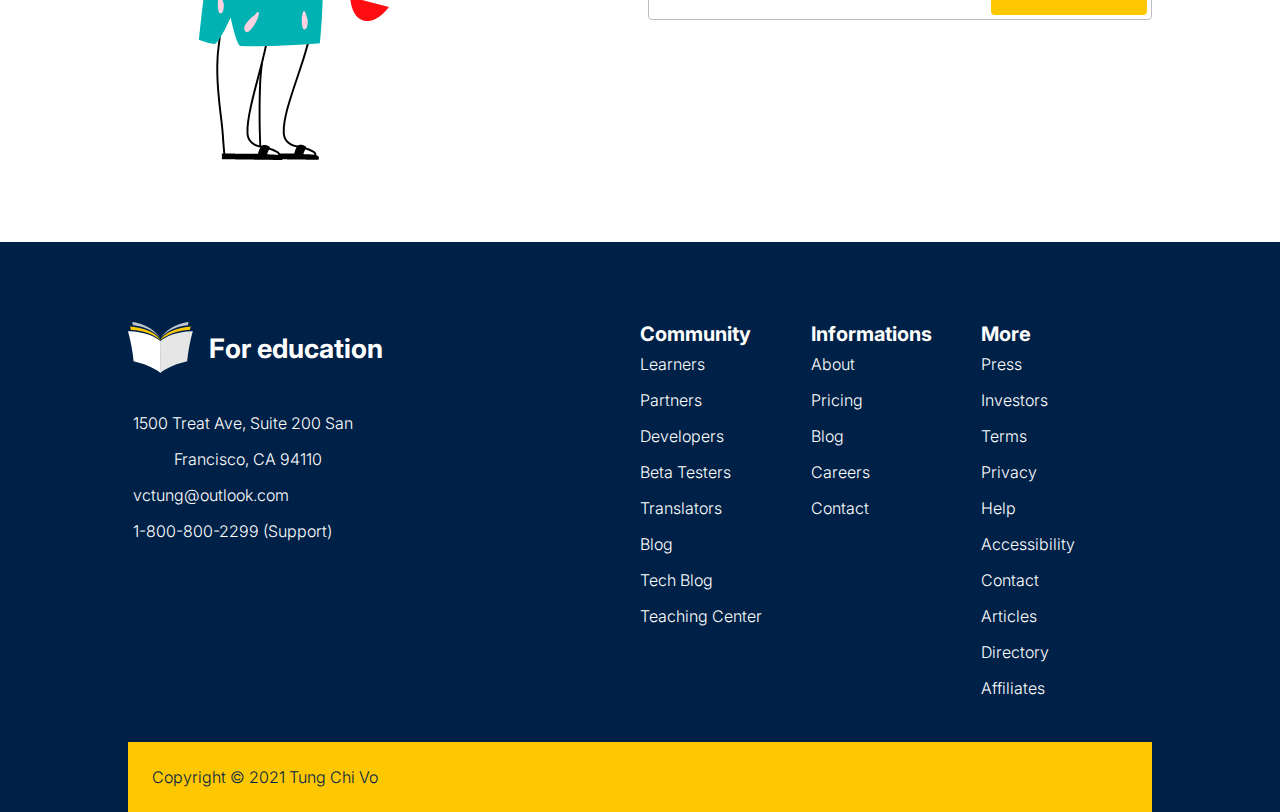
<file: detail.html>
<!DOCTYPE html>
<html lang="en">

<head>
    <meta charset="UTF-8">
    <meta name="viewport" content="width=device-width, initial-scale=1.0">
    <title>Courses</title>
    <!-- font google -->
    <link rel="preconnect" href="https://fonts.googleapis.com">
    <link rel="preconnect" href="https://fonts.gstatic.com" crossorigin>
    <link href="https://fonts.googleapis.com/css2?family=Inter:wght@100;200;300;400;500;600;700;800&display=swap"
        rel="stylesheet">
    <!-- fontawesome icons lib css -->
    <link rel="stylesheet" href="https://site-assets.fontawesome.com/releases/v6.4.2/css/all.css">
    <link rel="stylesheet" href="https://site-assets.fontawesome.com/releases/v6.4.2/css/sharp-solid.css">
    <link rel="stylesheet" href="https://site-assets.fontawesome.com/releases/v6.4.2/css/sharp-regular.css">
    <link rel="stylesheet" href="https://site-assets.fontawesome.com/releases/v6.4.2/css/sharp-light.css">

    <link rel="stylesheet" href="./css/main.css">
</head>
<body>
    <header>
        <!-- start head -->
        <div class="head">
            <div class="container">
                <div class="contect">
                    <a href=""><i class="fa-solid fa-location-dot"></i>
                        1600 Amphitheatre Parkway, CA 94043</a>
                    <a href=""><i class="fa-solid fa-envelope"></i>
                        vctung@outlook.com</a>
                </div>
                <div class="social">
                    <a href=""><i class="fa-brands fa-facebook-f"></i></a>
                    <a href=""><i class="fa-brands fa-pinterest"></i></a>
                    <a href=""><i class="fa-brands fa-twitter"></i></a>
                    <a href=""><i class="fa-brands fa-instagram"></i></a>
                </div>
            </div>
        </div>
        <!-- end head -->
        <!-- start header -->
        <div class="brand">
            <div class="container">
                <div class="logo">
                    <img src="./img/logo.png" alt="logo">
                    <h3>For education</h3>
                </div>
                <i class="fa-solid fa-bars"></i>
                <nav>
                    <a href="./index.html" class="active">Home</a>
                    <a href="./detail.html">About</a>
                    <a href="./courses.html">Courses</a>
                    <a href="#contact">Contact</a>
                    <div>
                        <button class="click-sign">Sign up</button>
                        <button class="click-serch"><i class="fa-sharp fa-regular fa-magnifying-glass"></i></button>
                    </div>
                </nav>
            </div>
        </div>
    </header>
    <!-- end header -->
 
    <section class="detail">
        <div class="container">
            <div class="title-detail">
                <h6>Course detail</h6>
                <h1>User Research for User Experience Design</h1>
            </div>
          <div class="img-course">
            <div class="img1">
                <img class="img-coures" src="./img/img-detail.png 2.png" alt="img1">
            </div>
            <div class="img2">
                <img src="./img/img-detail1.png" alt="img2">
            </div>
          </div>
        </div>
    </section>
    <div class="Description">
        <div class="container">
            <h2>Description</h2>
            <p>The online Master of Computer and Information Technology degree (MCIT Online) is an online masters degree in Computer Science tailored for non-Computer Science majors. Offered by the University of Pennsylvania, this new program brings the long-running, established on-campus MCIT degree online. The MCIT Online program empowers students without computer science backgrounds to succeed in computing and technology fields. MCIT Online students come from diverse academic backgrounds ranging from business and history to chemistry and medicine.</p>
            <p>Computer science might not be in your past, but it will be in your future. Technology has an immense impact on our lives, and is creating fields and positions that didn’t exist five years ago. Equipped with a competitive computer science degree, MCIT Online graduates will be uniquely positioned to fill roles in finance, healthcare, education, and government, as well as in the core software development industry. Exposure to real-world projects throughout the program will prepare students to utilize skills that positively impact society.</p>
        </div>
    </div>
    <div class="what-learn">
        <div class="container">
            <h2>What You’ll Learn?</h2>
            <li> <span>Ivy League Quality</span> A first-of-its-kind program that offers an Ivy League master’s degree in Computer Science designed for non-CS majors.</li>
            <li> <i class="fa-regular fa-check"></i><span>Built Around Your Schedule The coursework</span> is 100 percent online. You’ll benefit from the same high-quality instruction as on-campus students and graduate with the same degree. The diploma does not indicate whether the degree was earned online or on-campus.</li>
            <li> <i class="fa-regular fa-check"></i><span>Accessible Pricing The cost of the MCIT Online degree</span> is significantly less than on-campus alternatives and most online master’s degrees in Computer Science. Students pay $2,640 per course unit for a total of 10 courses units. Tuition and fees are posted as a guide and may be subject to change.</li>
            <li> <i class="fa-regular fa-check"></i><span>Try before you apply Penn Engineering</span> offers an online Specialization, Introduction to Programming with Python and Java, on Coursera to help you decide whether the MCIT Online program is the right fit before you apply.</li>
        </div>
    </div>

       <!-- start Feedback -->     
    <section class="Feedback">
        <div class="container">
            <div class="pic-Feedback">
                <img src="./img/img-feedback.png" class="img1" alt="Feedback-pic">
                <div class="bg-top">
                    <img src="./img/top-pic.png" alt="pic">
                </div>
                <div class="bg-bot">
                    <h4>Kimmie Vo</h4>
                    <h5>Junior Designer</h5>
                </div>
            </div>
            <div class="text-Feedback">
                <h2>Successful Student <span>Feedback</span></h2>
                <p>Take courses from the world’s best instructors and universities. Courses include recorded auto-graded
                    and peer-reviewed assignments, video lectures, and community discussion forums. When you complete a
                    course, you’ll be eligible to receive a shareable electronic Course Certificate for a small fee.</p>
                <h5>The courses that Kimmie has taken</h5>
                <div class="Modern-Art">
                    <img src="./img/modren-art.png" class="img-modren" alt="art">
                    <h5>Modern and Contemporary Art and Design</h5>
                    <h6>The Museum of Modern Art</h6>
                </div>
            </div>
        </div>
    </section>
  <!-- end Feedback -->

    <!-- start sub -->
    <section class="subscribe">
        <div class="container">
            <div class="img-subscribe">
                <img src="./img/Сharacter.png" alt="pic-char">
            </div>
            <div class="text-subscribe">
                <h6>Subscrible now</h6>
                <h2>Get every single update you will get</h2>
                <form action="">
                    <div class="box-input">
                        <div class="">
                            <i class="fa-solid fa-envelope"></i>
                            <input type="email" name="mail" placeholder="Enter email address">
                        </div>
                        <div>
                            <form action="">

                                <button type="submit">Subscrible now</button></div>
                            </form>
                    </div>
                </form>
            </div>
        </div>
    </section>
    <!-- end sub -->
    <!-- start footer -->
    <footer>
        <div class="container" >
            <div class="contact" id="contact">
                <div class="logo-footer">
                    <img src="./img/Group 8.png" alt="logo-footer">
                    <h3>For education</h3>
                </div>
                <ul>
                    <li class="loca"><i class="fa-solid fa-location-dot"></i>
                        <a href="#" class="loca"> 1500 Treat Ave, Suite 200
                            San Francisco, CA 94110</a>
                    </li>
                    <li><i class="fa-solid fa-envelope"></i>
                        <a href="#">vctung@outlook.com</a>
                    </li>
                    <li><i class="fa-solid fa-phone"></i>
                        <a href="#">1-800-800-2299 (Support)</a>
                    </li>
                </ul>
            </div>
            <div class="community">
                <h4>Community</h4>
                <ul>
                    <li>
                        <a href="#">Learners</a>
                    </li>
                    <li>
                        <a href="#">Partners</a>
                    </li>
                    <li>
                        <a href="#">Developers</a>
                    </li>
                    <li>
                        <a href="#">Beta Testers</a>
                    </li>
                    <li>
                        <a href="#">Translators</a>
                    </li>
                    <li>
                        <a href="#">Blog</a>
                    </li>
                    <li>
                        <a href="#">Tech Blog</a>
                    </li>
                    <li>
                        <a href="#">Teaching Center</a>
                    </li>
                </ul>
            </div>
            <div class="Informations">
                <h4>Informations</h4>
                <ul>
                    <li><a href="#">About</a></li>
                    <li><a href="#">Pricing</a></li>
                    <li><a href="#">Blog</a></li>
                    <li><a href="#">Careers</a></li>
                    <li><a href="#">Contact</a></li>
                </ul>
            </div>
            <div class="More">
                <h4>More</h4>
                <ul>
                    <li><a href="#">Press</a></li>
                    <li><a href="#">Investors</a></li>
                    <li><a href="#">Terms</a></li>
                    <li><a href="#">Privacy</a></li>
                    <li><a href="#">Help</a></li>
                    <li><a href="#">Accessibility</a></li>
                    <li><a href="#">Contact</a></li>
                    <li><a href="#">Articles</a></li>
                    <li><a href="#">Directory</a></li>
                    <li><a href="#">Affiliates</a></li>
                </ul>
            </div>
        </div>
        <div class="box-Copyright">
            <h6>Copyright © 2021 Tung Chi Vo</h6>
            <div class="social">
                <a href=""><i class="fa-brands fa-facebook-f"></i></a>
                <a href=""><i class="fa-brands fa-pinterest"></i></a>
                <a href=""><i class="fa-brands fa-twitter"></i></a>
                <a href=""><i class="fa-brands fa-instagram"></i></a>
            </div>
    </footer>
    <!-- end footer -->
</body>

</html>
</file>
<file: css/main.css>
@import '../css/global.css';
@import './components/1-header.css';
@import './components/2-main.css';
@import './components/3-cards.css';
@import './components/4-Feedback.css';
@import './components/5-Statistic-number.css';
@import './components/6-subscribe.css';
@import './components/7-footer.css';
@import './components/8-courses.css';
@import './components/9-detail-main.css';
</file>
